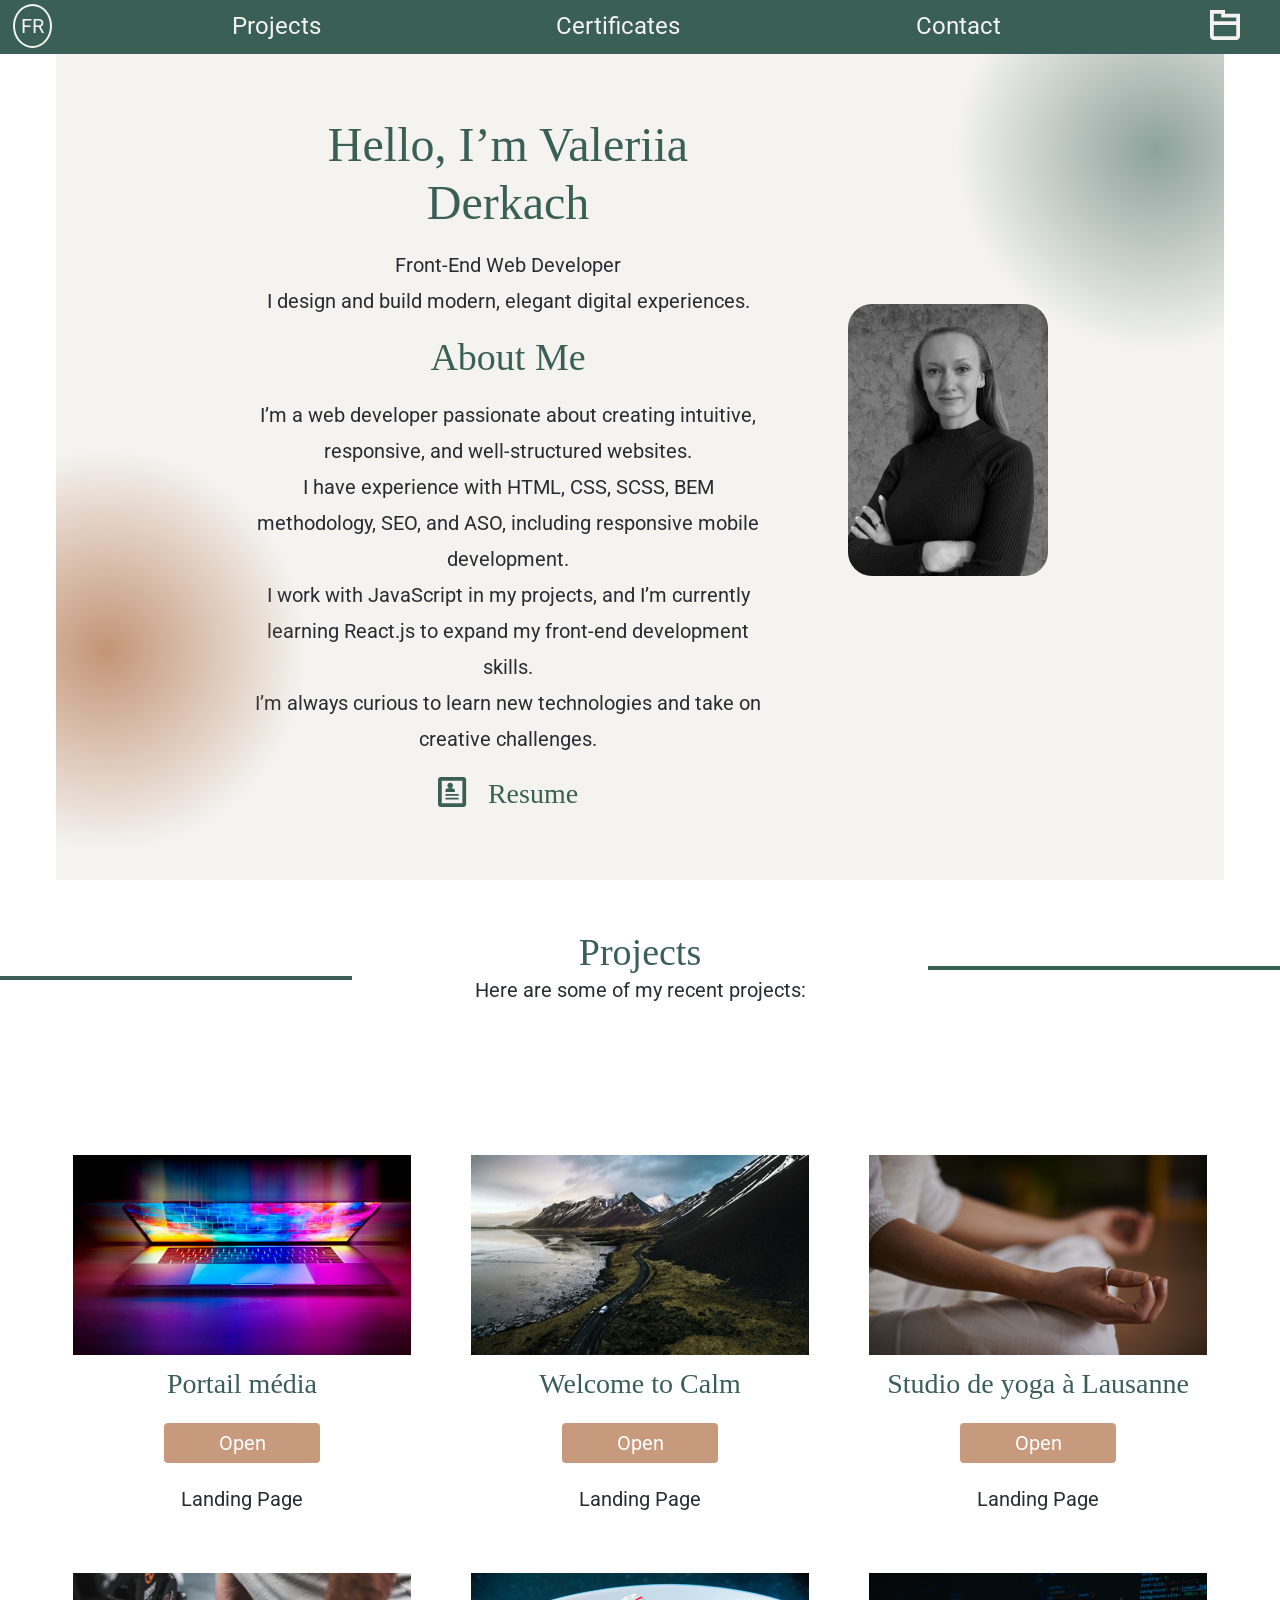
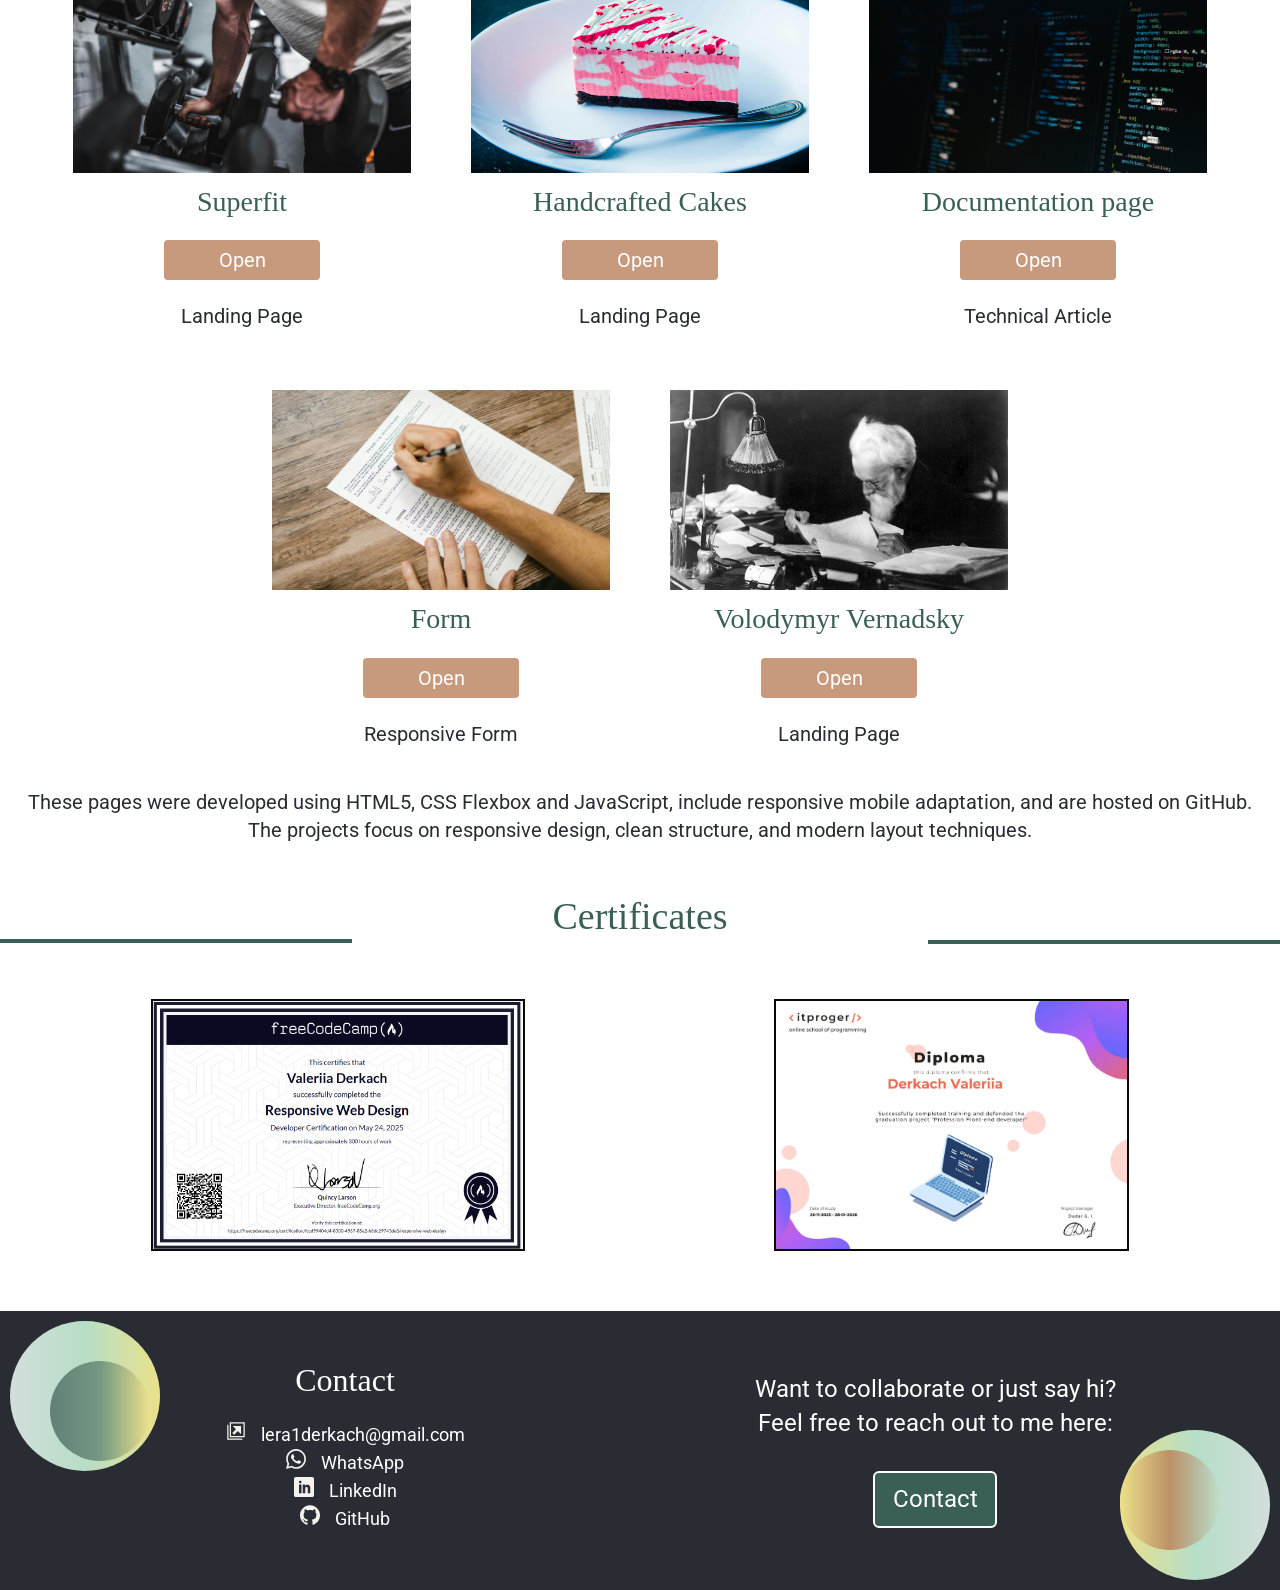
<file: index.html>
<!DOCTYPE html>
<html lang="en">
  <head>
    <meta charset="UTF-8">
    <meta name="viewport" content="width=device-width, initial-scale=1.0">
    <title>Front‑End Web Developer Valeriia Derkach</title>
    <meta name="description"
    content="Front-end development portfolio: responsive, well-structured projects using HTML, CSS & JS. Let’s build something great together.">
    <!-- Fons -->
    <link rel="preconnect" href="https://fonts.googleapis.com">
    <link rel="preconnect" href="https://fonts.gstatic.com" crossorigin>
    <link href="https://fonts.googleapis.com/css2?family=Roboto:ital,wght@0,100..900;1,100..900&display=swap" rel="stylesheet">
    <!-- Styles -->
     <link rel="stylesheet" href="css/main.css">
  </head>
<body>
  <header>
    <div id="overlay" class="overlay"></div>
    <nav class="navbar">
      <div class="navbar-box">
      <a class="navbar-language" href="index-fr.html">FR</a>
      </div>
      <ul class="navbar-menu">
        <li><a class="navbar-link" href="#projects">Projects</a></li>
        <li><a class="navbar-link" href="#certificates">Certificates</a></li>
        <li><a class="navbar-link" href="#contact">Contact</a></li>
      </ul>

      <div class="navbar-mob-box">
    <nav>
      <div class="navbar-menu-mob">
        
      <svg class="btn-navbar-close" width="30" height="30"><use href="images/icons.svg#icon-undo2"></use></svg>
      <ul>
        <li><a href="#projects">Projects</a></li>
        <li><a href="#certificates">Certificates</a></li>
        <li><a href="#contact">Contact</a></li>
      </ul>
      </div>
    </nav>
    <button class="btn-navbar-mob">Menu</button>
</div>
      <svg class="icon-navbar" id="burger" width="30" height="30"><use href="images/icons.svg#icon-folder-stroke"></use></svg>
    </nav>

    <nav id="menu" class="article-menu">
        <svg class="icon-article" id="close" width="30" height="30"><use href="images/icons.svg#icon-undo2"></use></svg>
        <h2>Interesting articles</h2>
        <div>
        <img class="picture-article" src="images/articles/Best CSS Tips.jpg" alt="Desk with computer">
        <h3>Best CSS tips and life hacks for Developers</h3>
        <a class="btn-article" target="_blank" href="articles/article-3.html">Read</a>
        </div>
        <div>
        <img class="picture-article" src="images/articles/SEO-Friendly HTML.jpg" alt="A half-open laptop">
        <h3>Writing clean, SEO-Friendly HTML for better search engine performance</h3>
        <a class="btn-article" target="_blank" href="articles/article-2.html">Read</a>
        </div>
        <div>
        <img class="picture-article" src="images/articles/CSS сontainer.jpg" alt="Keyboard buttons">
        <h3>What іs a CSS сontainer and <br>Why do you need it?</h3>
        <a class="btn-article" target="_blank" href="articles/article-1.html">Read</a>
        </div>
    </nav>
  </header>
  <main>
    <section class="container"> 
      <div class="hero">
<div class="hero-title">
            <h1>Hello, I’m Valeriia Derkach</h1>
            <p>Front‑End Web Developer</p>
      <p>I design and build modern, elegant digital experiences.</p>
      <h2>About Me</h2>
      <p>I’m a web developer passionate about creating intuitive, responsive, and well‑structured websites.</p>
      <p>I have experience with HTML, CSS, SCSS, BEM methodology, SEO, and ASO, including responsive mobile development.</p>
        <p>I work with JavaScript in my projects, and I’m currently learning React.js to expand my front-end development skills.</p>
<p>I’m always curious to learn new technologies and take on creative challenges.  </p>
<div class="hero-resume">
<svg width="30" height="30"><use href="images/icons.svg#icon-profile"></use></svg>
<a class="hero-link" target="_blank"  
href="https://drive.google.com/file/d/1iPwZ5mvnlex5UoMrzCjzNS9cpb9RQq_O/view?usp=sharing">Resume</a>
    </div>
</div>
<img class="hero-foto" src="images/Foto Valeriia.jpg" alt="Foto Valeriia">
    <div class="hero-box-1">
    </div>
    <div class="hero-box-2">
    </div>
      </div>
    </section>
   <section class="container project" id="projects">
            <h2 class="project-accent">Projects</h2>
            <p class="project-text">Here are some of my recent projects:</p>           
    <div class="project-catalog">
       <!--<div class="project-card">     
        <img class="picture-project" src="#" alt="#">
        <h3 class="project-link">#</h3>
            <a class="btn-project" target="_blank" href="#">Open</a>
            <p>Landing Page</p>
            </div>-->

       <div class="project-card">     
        <img class="picture-project" src="images/Portal media.jpg" alt="Laptop screen half open">
        <h3 class="project-link">Portail média</h3>
            <a class="btn-project" target="_blank" href="https://leraderkach.github.io/Portail-media/">Open</a>
            <p>Landing Page</p>
            </div>
           <div class="project-card">     
        <img class="picture-project" src="images/mountains.jpg" alt="Montagnes">
        <h3 class="project-link">Welcome to Calm</h3>
            <a class="btn-project" target="_blank" href="https://leraderkach.github.io/Welcome-to-Calm/">Open</a>
            <p>Landing Page</p>
            </div>

            <div class="project-card">     
        <img class="picture-project" src="images/Yoga.jpg" alt="A person is meditating">
        <h3 class="project-link">Studio de yoga à Lausanne</h3>
            <a class="btn-project" target="_blank" href="https://leraderkach.github.io/bootstrap/">Open</a>
            <p>Landing Page</p>
            </div>

      <div class="project-card">
            <img class="picture-project" src="images/Sport.jpg" alt="A man does sports">
            <h3 class="project-link">Superfit</h3>
            <a class="btn-project" target="_blank" href="https://leraderkach.github.io/Superfit/">Open</a>
          <p>Landing Page</p>
          </div>

          

        <div class="project-card">
            <img class="picture-project" src="images/Custom Cakes.jpg" alt="Photo de gâteau">
            <h3 class="project-link">Handcrafted Cakes</h3>
            <a class="btn-project" target="_blank" href="https://leraderkach.github.io/Handcrafted-Cakes/">Open</a>
          <p>Landing Page</p>
          </div>
        <div class="project-card">
            <img class="picture-project" src="images/HTML code.jpg" alt="Code HTML sur l'écran de l'ordinateur">
            <h3 class="project-link">Documentation page</h3>
            <a class="btn-project" target="_blank" href="https://leraderkach.github.io/Technical-documentation-page/">Open</a>
            <p>Technical Article</p>
            </div>
        <div class="project-card">
            <img class="picture-project" src="images/Form.jpg" alt="Un formulaire qu'une personne remplit">
            <h3 class="project-link">Form</h3>
            <a class="btn-project" target="_blank" href="https://leraderkach.github.io/Form/">Open</a>
            <p>Responsive Form</p>
            </div>
        <div class="project-card">
          <img class="picture-project" src="images/Volodymyr Vernadsky.jpg" alt="Photo de Volodymyr Vernadsky">
          <h3 class="project-link">Volodymyr Vernadsky</h3>
            <a class="btn-project" target="_blank" href="https://leraderkach.github.io/Volodymyr-Vernadsky/">Open</a>
            <p>Landing Page</p>
            </div>
            <div>
<p>These pages were developed using HTML5, CSS Flexbox and JavaScript, include responsive mobile adaptation, and are hosted on GitHub.</p>
        <p>The projects focus on responsive design, clean structure, and modern layout techniques.</p>
        </section>
      <section class="container certifies" id="certificates">
        <h2 class="certifies-accent">Certificates</h2>
        <div class="certifies-box">
        <img class="picture-certifies" src="images/Certifies Web Design.png" alt="Certifies_Web_Design">
        <img class="picture-certifies" src="images/diplom_Front_end.jpg" alt="Certifies_Web_Design">
        </div>
            </div>
     </div>
    </section>
  </main>
  <footer class="footer" id="contact">
    <div class="footer-address-section">
  <h3>Contact</h3>
<ul class="footer-nav">
<li>
  <svg class="icon-footer" width="20" height="20"><use href="images/icons.svg#icon-new-tab"></use></svg>
  <a class="footer-address" target="_blank" href="mailto:lera1derkach@gmail.com">lera1derkach@gmail.com</a></li>
<li>
  <svg class="icon-footer" width="20" height="20"><use href="images/icons.svg#icon-whatsapp"></use></svg>
  <a class="footer-address" target="_blank" href="https://wa.me/qr/GEE2BHAWC2JWI1">WhatsApp</a></li>
<li>
  <svg class="icon-footer" width="20" height="20"><use href="images/icons.svg#icon-linkedin"></use></svg>
  <a class="footer-address" target="_blank" href="https://www.linkedin.com/in/%D0%B2%D0%B0%D0%BB%D0%B5%D1%80%D1%96%D1%8F-%D0%B4%D0%B5%D1%80%D0%BA%D0%B0%D1%87-63a597275/?trk=opento_sprofile_pfeditor">LinkedIn</a></li>
<li>
  <svg class="icon-footer" width="20" height="20"><use href="images/icons.svg#icon-github"></use></svg>
  <a class="footer-address" target="_blank" href="https://github.com/LeraDerkach">GitHub</a></li>
</ul>
</div>
<div class="footer-contact">
        <div>
            <p>Want to collaborate or just say hi?</p>
            <p>Feel free to reach out to me here:</p>
        </div>
<a class="btn-footer" target="_blank" href="mailto:lera1derkach@gmail.com">Сontact</a>
      </div>
       <div class="footer-box-1">
    </div>
    <div class="footer-box-2">
    </div>
    <div class="footer-box-3">
    </div>
    <div class="footer-box-4">
    </div>
  </footer>
  <script src="js/main.js"></script>

</body>
</file>
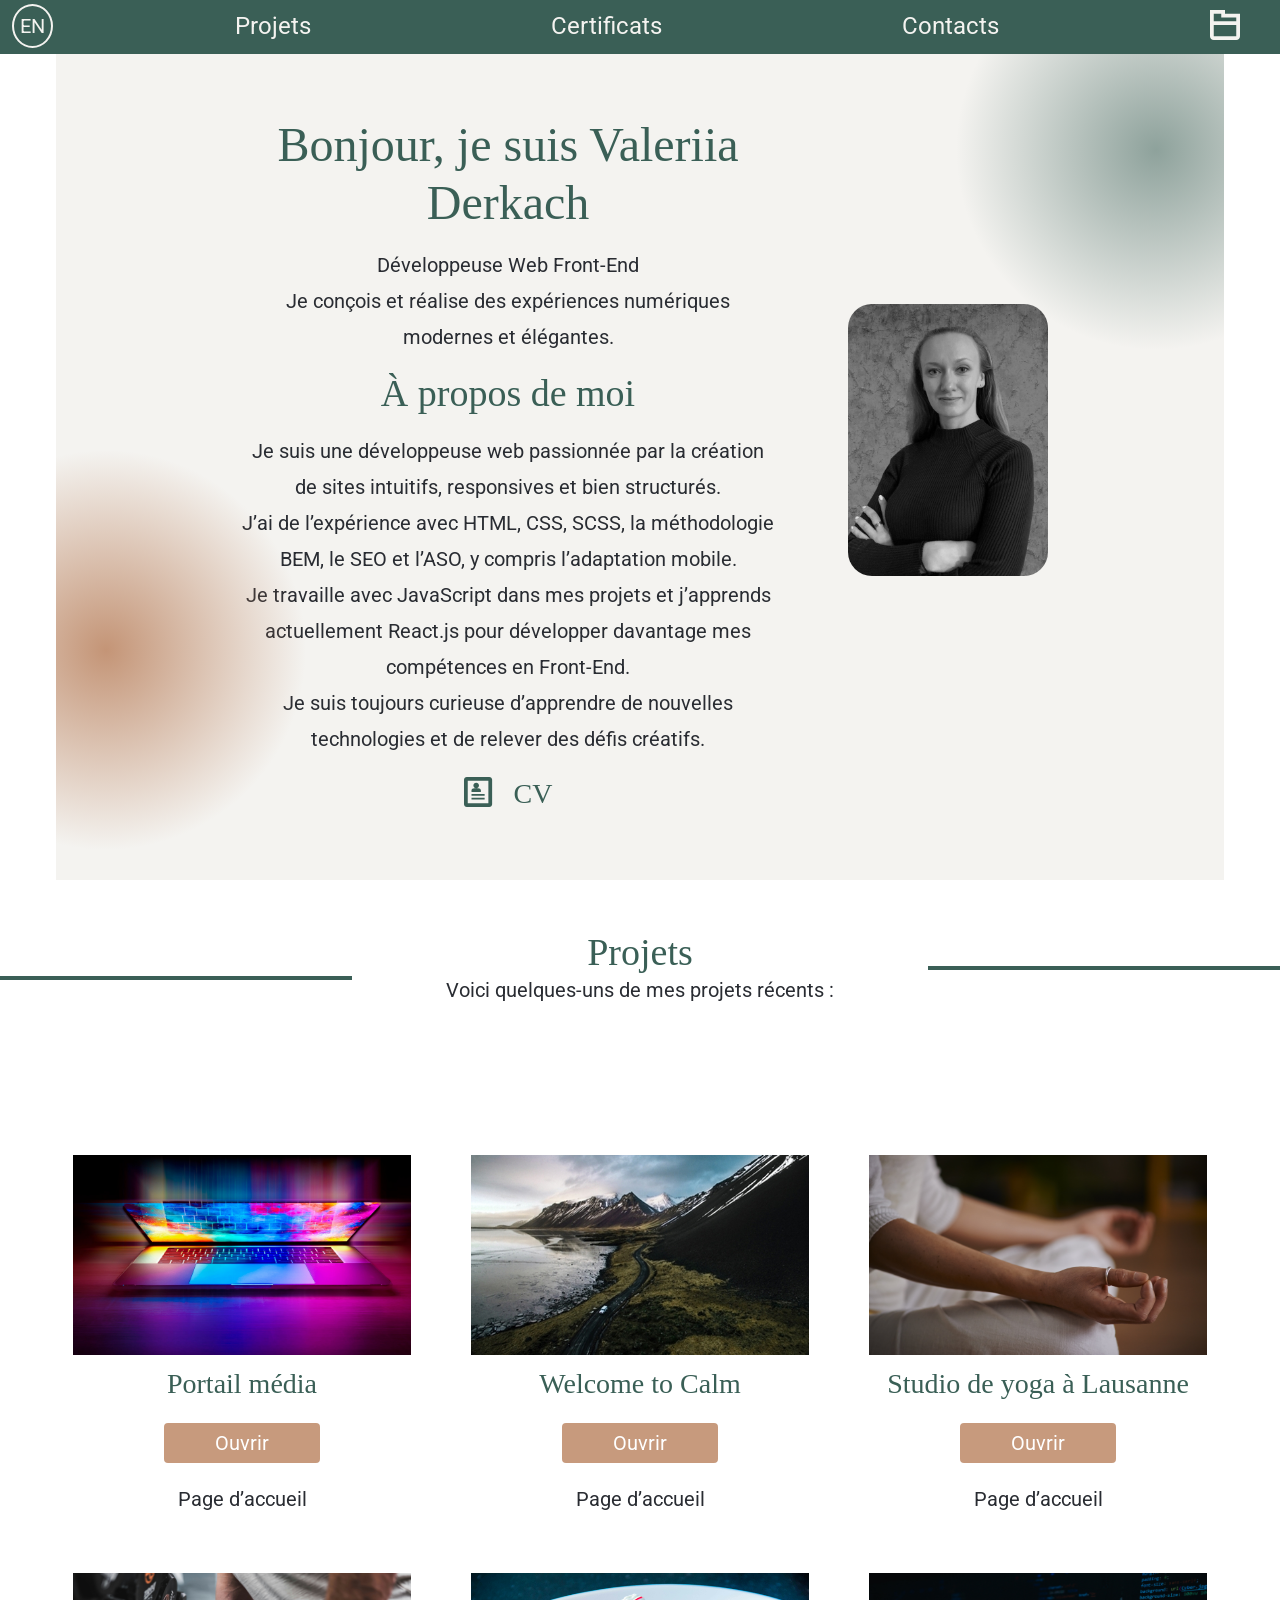
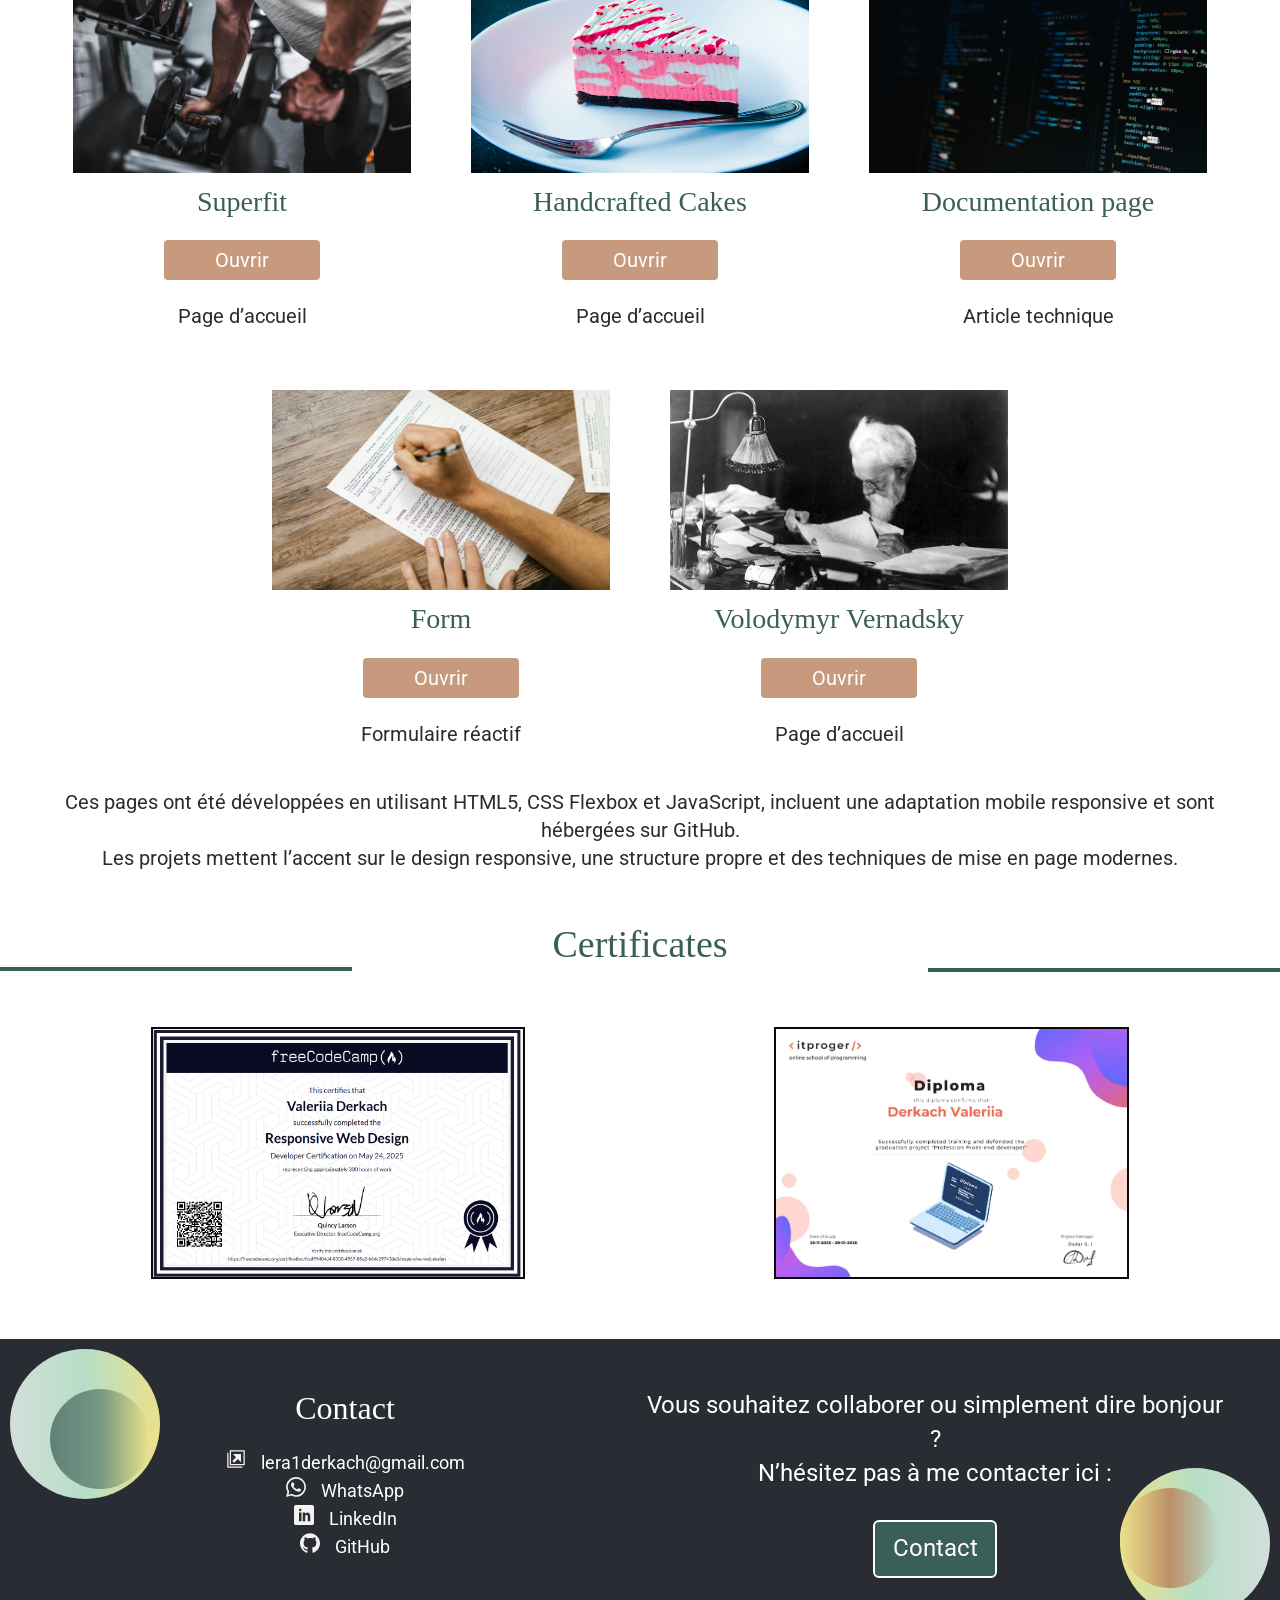
<file: index-fr.html>
<!DOCTYPE html>
<html lang="fr">
<head>
    <meta charset="UTF-8">
    <meta name="viewport" content="width=device-width, initial-scale=1.0">
    <title>Valeriia Derkach, développeur Web front-end</title>
    <meta name="description"
    content="Portfolio de développement front-end : projets responsifs et bien structurés utilisant HTML, CSS et JS. Créons ensemble quelque chose d’exceptionnel.">
    <!-- Fons -->
    <link rel="preconnect" href="https://fonts.googleapis.com">
    <link rel="preconnect" href="https://fonts.gstatic.com" crossorigin>
    <link href="https://fonts.googleapis.com/css2?family=Roboto:ital,wght@0,100..900;1,100..900&display=swap" rel="stylesheet">
    <!-- Styles -->
     <link rel="stylesheet" href="css/main.css">
  </head>
<body>
    <header>
    <div id="overlay" class="overlay"></div>
    <nav class="navbar">
        <div class="navbar-box">
        <a class="navbar-language" href="index.html">EN</a>
        </div>
      <ul class="navbar-menu">
        <li><a class="navbar-link" href="#projects">Projets</a></li>
        <li><a class="navbar-link" href="#certificates">Certificats</a></li>
        <li><a class="navbar-link" href="#contact">Contacts</a></li>
      </ul>

           <div class="navbar-mob-box">
    <nav>
      <div class="navbar-menu-mob">
      <svg class="btn-navbar-close" width="30" height="30"><use href="images/icons.svg#icon-undo2"></use></svg>
      <ul>
        <li><a href="#projects">Projets</a></li>
        <li><a href="#certificates">Certificats</a></li>
        <li><a href="#contact">Contacts</a></li>
      </ul>
      </div>
    </nav>
    <button class="btn-navbar-mob">Menu</button>
</div>
      <svg class="icon-navbar" id="burger" width="30" height="30"><use href="images/icons.svg#icon-folder-stroke"></use></svg>
    </nav>

<nav id="menu" class="article-menu">
        <svg class="icon-article" id="close" width="30" height="30"><use href="images/icons.svg#icon-undo2"></use></svg>
        <h2>Articles intéressants</h2>

        <div>
        <img class="picture-article" src="images/articles/Best CSS Tips.jpg" alt="Bureau avec ordinateur">
        <h3>Meilleurs conseils et astuces CSS pour les développeurs</h3>
        <a class="btn-article" target="_blank" href="articles/article-1fr.html">Lire</a>
        </div>

        <div>
        <img class="picture-article" src="images/articles/SEO-Friendly HTML.jpg" alt="Ordinateur portable à moitié ouvert">
        <h3>Écrire un HTML propre et optimisé SEO pour de meilleures performances dans les moteurs de recherche</h3>
        <a class="btn-article" target="_blank" href="articles/article-2fr.html">Lire</a>
        </div>

        <div>
        <img class="picture-article" src="images/articles/CSS сontainer.jpg" alt="Touches de clavier">
        <h3>Qu’est-ce qu’un conteneur CSS et <br>pourquoi en avez-vous besoin ?</h3>
        <a class="btn-article" target="_blank" href="articles/article-3fr.html">Lire</a>
        </div>
</nav>

</header>
<main>
    <section class="container"> 
      <div class="hero">
<div class="hero-title">
            <h1>Bonjour, je suis Valeriia Derkach</h1>
            <p>Développeuse Web Front-End</p>
            <p>Je conçois et réalise des expériences numériques modernes et élégantes.</p>

            <h2>À propos de moi</h2>
            <p>Je suis une développeuse web passionnée par la création de sites intuitifs, responsives et bien structurés.</p>

            <p>J’ai de l’expérience avec HTML, CSS, SCSS, la méthodologie BEM, le SEO et l’ASO, y compris l’adaptation mobile.</p>

            <p>Je travaille avec JavaScript dans mes projets et j’apprends actuellement React.js pour développer davantage mes compétences en Front-End.</p>

            <p>Je suis toujours curieuse d’apprendre de nouvelles technologies et de relever des défis créatifs.</p>

            <div class="hero-resume">
<svg width="30" height="30"><use href="images/icons.svg#icon-profile"></use></svg>
<a class="hero-link" target="_blank"  
href="https://drive.google.com/file/d/1Vo08SnFbWXK0FY31lEZd6mIHDQoHySJe/view?usp=sharing">CV</a>
    </div>
</div>
<img class="hero-foto" src="images/Foto Valeriia.jpg" alt="Foto Valeriia">
    <div class="hero-box-1">
    </div>
    <div class="hero-box-2">
    </div>
      </div>
    </section>
    
   <section class="container project" id="projects">
            <h2 class="project-accent">Projets</h2>
            <p class="project-text">Voici quelques-uns de mes projets récents :</p>
    <div class="project-catalog">

         <div class="project-card">     
        <img class="picture-project" src="images/Portal media.jpg" alt="écran d'ordinateur portable à moitié ouvert">
        <h3 class="project-link">Portail média</h3>
            <a class="btn-project" target="_blank" href="https://leraderkach.github.io/Portail-media/">Ouvrir</a>
            <p>Page d’accueil</p>
            </div>

        <div class="project-card">     
        <img class="picture-project" src="images/mountains.jpg" alt="Montagnes">
        <h3 class="project-link">Welcome to Calm</h3>
            <a class="btn-project" target="_blank" href="https://leraderkach.github.io/Welcome-to-Calm/">Ouvrir</a>
            <p>Page d’accueil</p>
            </div>

                <div class="project-card">     
        <img class="picture-project" src="images/Yoga.jpg" alt="A person is meditating">
        <h3 class="project-link">Studio de yoga à Lausanne</h3>
            <a class="btn-project" target="_blank" href="https://leraderkach.github.io/bootstrap/">Ouvrir</a>
            <p>Page d’accueil</p>
            </div>

      <div class="project-card">
            <img class="picture-project" src="images/Sport.jpg" alt="A man does sports">
            <h3 class="project-link">Superfit</h3>
            <a class="btn-project" target="_blank" href="https://leraderkach.github.io/Superfit/">Ouvrir</a>
          <p>Page d’accueil</p>
          </div>

        <div class="project-card">
            <img class="picture-project" src="images/Custom Cakes.jpg" alt="Photo de gâteau">
            <h3 class="project-link">Handcrafted Cakes</h3>
            <a class="btn-project" target="_blank" href="https://leraderkach.github.io/Handcrafted-Cakes/">Ouvrir</a>
          <p>Page d’accueil</p>
          </div>
        <div class="project-card">
            <img class="picture-project" src="images/HTML code.jpg" alt="Code HTML sur l'écran de l'ordinateur">
            <h3 class="project-link">Documentation page</h3>
            <a class="btn-project" target="_blank" href="https://leraderkach.github.io/Technical-documentation-page/">Ouvrir</a>
            <p>Article technique</p>
            </div>
        <div class="project-card">
            <img class="picture-project" src="images/Form.jpg" alt="Un formulaire qu'une personne remplit">
            <h3 class="project-link">Form</h3>
            <a class="btn-project" target="_blank" href="https://leraderkach.github.io/Form/">Ouvrir</a>
            <p>Formulaire réactif</p>
            </div>
        <div class="project-card">
          <img class="picture-project" src="images/Volodymyr Vernadsky.jpg" alt="Photo de Volodymyr Vernadsky">
          <h3 class="project-link">Volodymyr Vernadsky</h3>
            <a class="btn-project" target="_blank" href="https://leraderkach.github.io/Volodymyr-Vernadsky/">Ouvrir</a>
            <p>Page d’accueil</p>
            </div>

            <div>
<p>Ces pages ont été développées en utilisant HTML5, CSS Flexbox et JavaScript, incluent une adaptation mobile responsive et sont hébergées sur GitHub.</p>
        <p>Les projets mettent l’accent sur le design responsive, une structure propre et des techniques de mise en page modernes.</p>
        </div>
        </section>
      <section class="container certifies" id="certificates">
        <h2 class="certifies-accent">Certificates</h2>
        <div class="certifies-box">
        <img class="picture-certifies" src="images/Certifies Web Design.png" alt="Certifies_Web_Design">
        <img class="picture-certifies" src="images/diplom_Front_end.jpg" alt="Certifies_Web_Design">
        </div>
            </div>
     </div>
    </section>
  </main>
<footer class="footer" id="contact">
    <div class="footer-address-section">
        <h3>Contact</h3>
        <ul class="footer-nav">

            <li>
                <svg class="icon-footer" width="20" height="20"><use href="images/icons.svg#icon-new-tab"></use></svg>
                <a class="footer-address" target="_blank" href="mailto:lera1derkach@gmail.com">lera1derkach@gmail.com</a>
            </li>

            <li>
                <svg class="icon-footer" width="20" height="20"><use href="images/icons.svg#icon-whatsapp"></use></svg>
                <a class="footer-address" target="_blank" href="https://wa.me/qr/GEE2BHAWC2JWI1">WhatsApp</a>
            </li>

            <li>
                <svg class="icon-footer" width="20" height="20"><use href="images/icons.svg#icon-linkedin"></use></svg>
                <a class="footer-address" target="_blank" href="https://www.linkedin.com/in/%D0%B2%D0%B0%D0%BB%D0%B5%D1%80%D1%96%D1%8F-%D0%B4%D0%B5%D1%80%D0%BA%D0%B0%D1%87-63a597275/?trk=opento_sprofile_pfeditor">LinkedIn</a>
            </li>

            <li>
                <svg class="icon-footer" width="20" height="20"><use href="images/icons.svg#icon-github"></use></svg>
                <a class="footer-address" target="_blank" href="https://github.com/LeraDerkach">GitHub</a>
            </li>

        </ul>
    </div>

    <div class="footer-contact">
        <p>Vous souhaitez collaborer ou simplement dire bonjour ?</p>
        <p>N’hésitez pas à me contacter ici :</p>
        <a class="btn-footer" target="_blank" href="mailto:lera1derkach@gmail.com">Contact</a>
    </div>
    <div class="footer-box-1">
    </div>
    <div class="footer-box-2">
    </div>
    <div class="footer-box-3">
    </div>
    <div class="footer-box-4">
    </div>
</footer>
    <script src="js/main.js"></script>
</body>
</html>
</file>
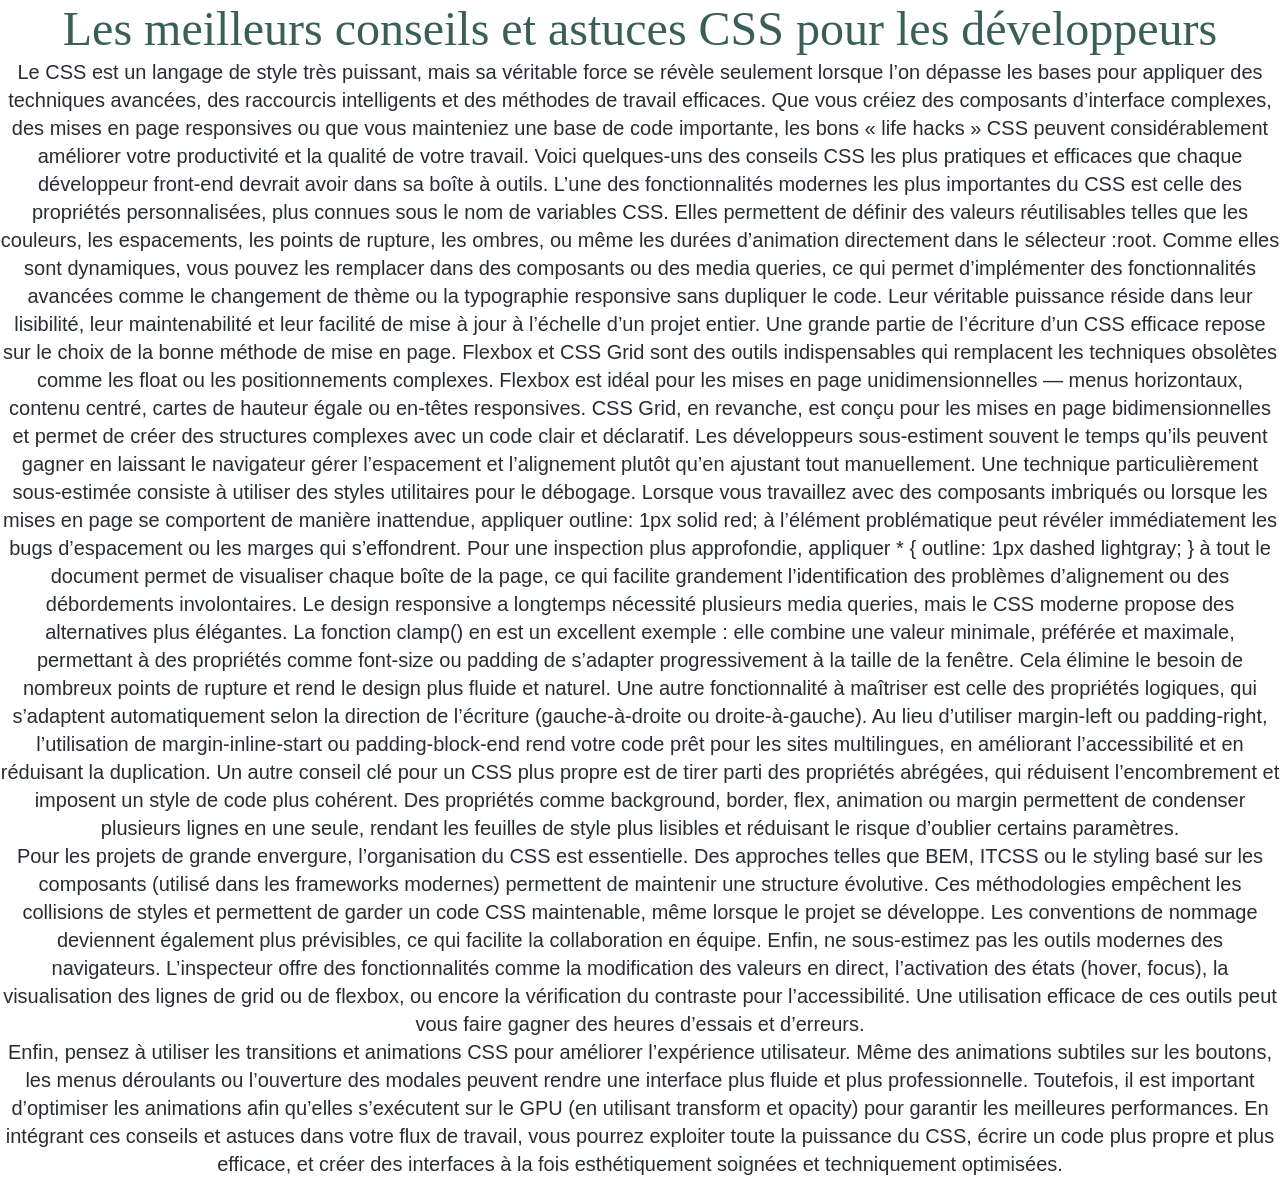
<file: articles/article-1fr.html>
<!DOCTYPE html>
<html lang="fr">
<head>
    <meta charset="UTF-8">
    <meta name="viewport" content="width=device-width, initial-scale=1.0">
    <title>Les meilleurs conseils, astuces et raccourcis CSS que tout développeur front-end devrait connaître</title>
    <link rel="stylesheet" href="../css/main.css">
</head>
<body>
    <header>
<h1>Les meilleurs conseils et astuces CSS pour les développeurs</h1>
</header>
<main>
<p>Le CSS est un langage de style très puissant, mais sa véritable force se révèle seulement lorsque l’on dépasse les bases pour appliquer des techniques avancées, des raccourcis intelligents et des méthodes de travail efficaces. Que vous créiez des composants d’interface complexes, des mises en page responsives ou que vous mainteniez une base de code importante, les bons « life hacks » CSS peuvent considérablement améliorer votre productivité et la qualité de votre travail. Voici quelques-uns des conseils CSS les plus pratiques et efficaces que chaque développeur front-end devrait avoir dans sa boîte à outils.
L’une des fonctionnalités modernes les plus importantes du CSS est celle des propriétés personnalisées, plus connues sous le nom de variables CSS. Elles permettent de définir des valeurs réutilisables telles que les couleurs, les espacements, les points de rupture, les ombres, ou même les durées d’animation directement dans le sélecteur :root. Comme elles sont dynamiques, vous pouvez les remplacer dans des composants ou des media queries, ce qui permet d’implémenter des fonctionnalités avancées comme le changement de thème ou la typographie responsive sans dupliquer le code. Leur véritable puissance réside dans leur lisibilité, leur maintenabilité et leur facilité de mise à jour à l’échelle d’un projet entier.
Une grande partie de l’écriture d’un CSS efficace repose sur le choix de la bonne méthode de mise en page. Flexbox et CSS Grid sont des outils indispensables qui remplacent les techniques obsolètes comme les float ou les positionnements complexes. Flexbox est idéal pour les mises en page unidimensionnelles — menus horizontaux, contenu centré, cartes de hauteur égale ou en-têtes responsives. CSS Grid, en revanche, est conçu pour les mises en page bidimensionnelles et permet de créer des structures complexes avec un code clair et déclaratif. Les développeurs sous-estiment souvent le temps qu’ils peuvent gagner en laissant le navigateur gérer l’espacement et l’alignement plutôt qu’en ajustant tout manuellement.
Une technique particulièrement sous-estimée consiste à utiliser des styles utilitaires pour le débogage. Lorsque vous travaillez avec des composants imbriqués ou lorsque les mises en page se comportent de manière inattendue, appliquer outline: 1px solid red; à l’élément problématique peut révéler immédiatement les bugs d’espacement ou les marges qui s’effondrent. Pour une inspection plus approfondie, appliquer * { outline: 1px dashed lightgray; } à tout le document permet de visualiser chaque boîte de la page, ce qui facilite grandement l’identification des problèmes d’alignement ou des débordements involontaires.
Le design responsive a longtemps nécessité plusieurs media queries, mais le CSS moderne propose des alternatives plus élégantes. La fonction clamp() en est un excellent exemple : elle combine une valeur minimale, préférée et maximale, permettant à des propriétés comme font-size ou padding de s’adapter progressivement à la taille de la fenêtre. Cela élimine le besoin de nombreux points de rupture et rend le design plus fluide et naturel. Une autre fonctionnalité à maîtriser est celle des propriétés logiques, qui s’adaptent automatiquement selon la direction de l’écriture (gauche-à-droite ou droite-à-gauche). Au lieu d’utiliser margin-left ou padding-right, l’utilisation de margin-inline-start ou padding-block-end rend votre code prêt pour les sites multilingues, en améliorant l’accessibilité et en réduisant la duplication.
Un autre conseil clé pour un CSS plus propre est de tirer parti des propriétés abrégées, qui réduisent 
l’encombrement et imposent un style de code plus cohérent. Des propriétés comme background, border, flex, 
animation ou margin permettent de condenser plusieurs lignes en une seule, rendant les feuilles de style plus 
lisibles et réduisant le risque d’oublier certains paramètres.</p>


<p>Pour les projets de grande envergure, l’organisation du CSS est essentielle. Des approches telles que BEM, ITCSS ou le styling basé sur les composants (utilisé dans les frameworks modernes) permettent de maintenir une structure évolutive. Ces méthodologies empêchent les collisions de styles et permettent de garder un code CSS maintenable, même lorsque le projet se développe. Les conventions de nommage deviennent également plus prévisibles, ce qui facilite la collaboration en équipe.
Enfin, ne sous-estimez pas les outils modernes des navigateurs. 
L’inspecteur offre des fonctionnalités comme la modification des valeurs en direct, l’activation des états 
(hover, focus), la visualisation des lignes de grid ou de flexbox, ou encore la vérification du contraste pour 
l’accessibilité. Une utilisation efficace de ces outils peut vous faire gagner des heures d’essais et d’erreurs.</p>

<p>Enfin, pensez à utiliser les transitions et animations CSS pour améliorer l’expérience utilisateur. Même des animations subtiles sur les boutons, les menus déroulants ou l’ouverture des modales peuvent rendre une interface plus fluide et plus professionnelle. Toutefois, il est important d’optimiser les animations afin qu’elles s’exécutent sur le GPU (en utilisant transform et opacity) pour garantir les meilleures performances.
En intégrant ces conseils et astuces dans votre flux de travail, vous pourrez exploiter toute la puissance du CSS, 
écrire un code plus propre et plus efficace, et créer des interfaces à la fois esthétiquement soignées et 
techniquement optimisées.</p>
</main>
</body>

</html>
</file>
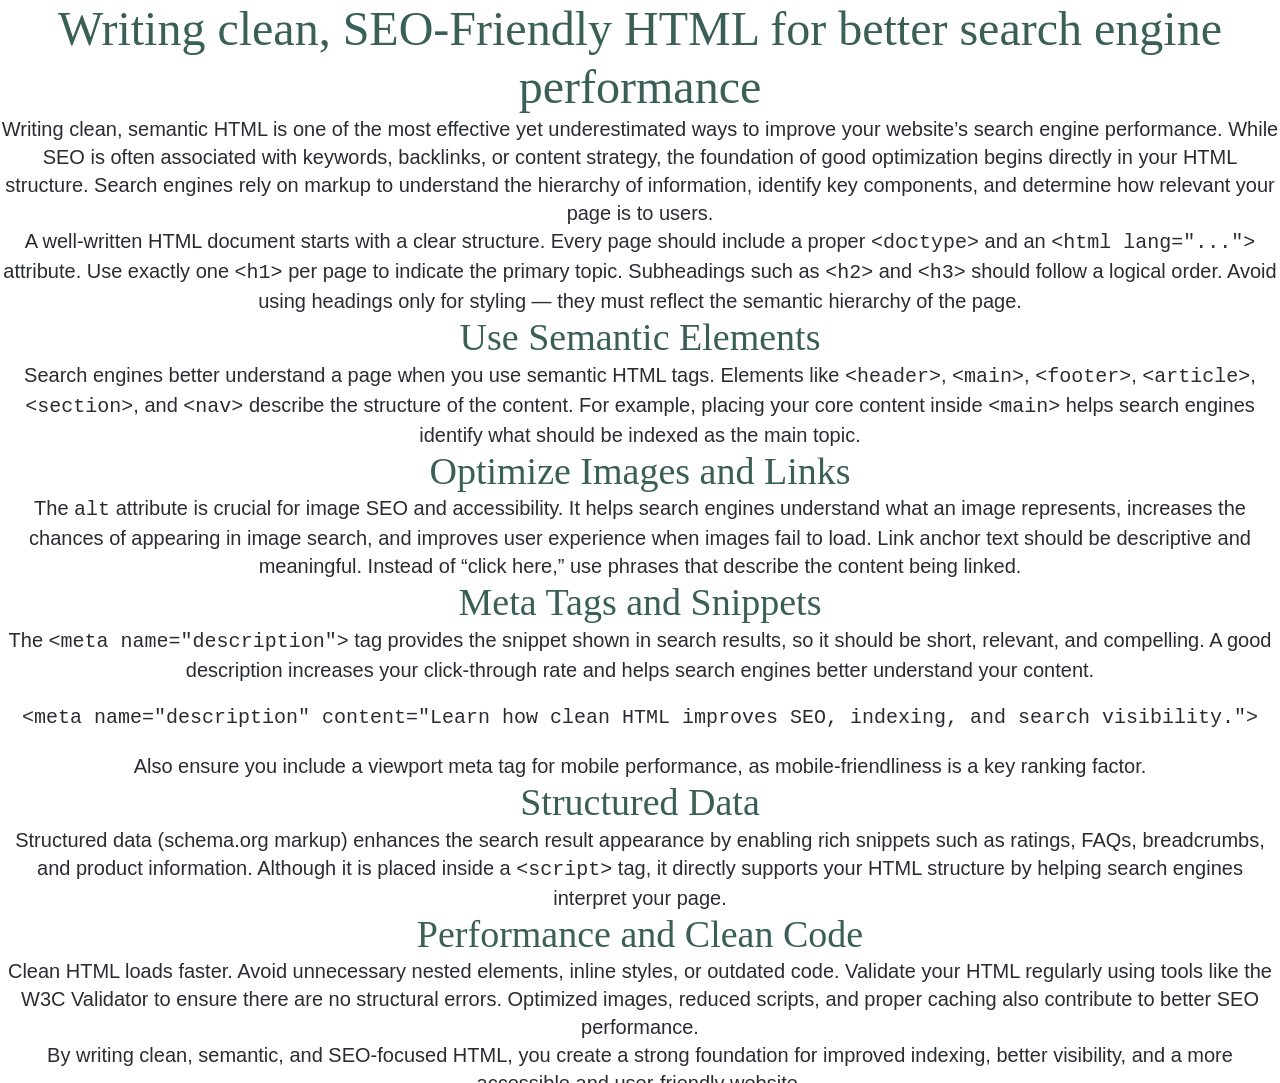
<file: articles/article-2.html>
<!DOCTYPE html>
<html lang="en">
<head>
    <meta charset="UTF-8">
    <meta name="viewport" content="width=device-width, initial-scale=1.0">
    <title>How to write clean, semantic HTML for better SEO and Search Engine Rankings</title>
    <link rel="stylesheet" href="../css/main.css">
</head>
<body>
    <h1>Writing clean, SEO-Friendly HTML for better search engine performance</h1>
     <p>
        Writing clean, semantic HTML is one of the most effective yet underestimated ways to improve your website’s search engine performance. 
        While SEO is often associated with keywords, backlinks, or content strategy, the foundation of good optimization begins directly in your HTML structure. 
        Search engines rely on markup to understand the hierarchy of information, identify key components, and determine how relevant your page is to users.
    </p>

    <p>
        A well-written HTML document starts with a clear structure. Every page should include a proper <code>&lt;doctype&gt;</code> and an 
        <code>&lt;html lang="..."&gt;</code> attribute. Use exactly one <code>&lt;h1&gt;</code> per page to indicate the primary topic. 
        Subheadings such as <code>&lt;h2&gt;</code> and <code>&lt;h3&gt;</code> should follow a logical order. 
        Avoid using headings only for styling — they must reflect the semantic hierarchy of the page.
    </p>

    <h2>Use Semantic Elements</h2>

    <p>
        Search engines better understand a page when you use semantic HTML tags. 
        Elements like <code>&lt;header&gt;</code>, <code>&lt;main&gt;</code>, <code>&lt;footer&gt;</code>, <code>&lt;article&gt;</code>, 
        <code>&lt;section&gt;</code>, and <code>&lt;nav&gt;</code> describe the structure of the content. 
        For example, placing your core content inside <code>&lt;main&gt;</code> helps search engines identify what should be indexed as the main topic.
    </p>

    <h2>Optimize Images and Links</h2>

    <p>
        The <code>alt</code> attribute is crucial for image SEO and accessibility. 
        It helps search engines understand what an image represents, increases the chances of appearing in image search, 
        and improves user experience when images fail to load.  
        Link anchor text should be descriptive and meaningful. Instead of “click here,” use phrases that describe the content being linked.
    </p>

    <h2>Meta Tags and Snippets</h2>

    <p>
        The <code>&lt;meta name="description"&gt;</code> tag provides the snippet shown in search results, so it should be short, 
        relevant, and compelling. A good description increases your click-through rate and helps search engines better understand your content.
    </p>

    <pre><code>&lt;meta name="description" content="Learn how clean HTML improves SEO, indexing, and search visibility."&gt;</code></pre>

    <p>
        Also ensure you include a viewport meta tag for mobile performance, as mobile-friendliness is a key ranking factor.
    </p>

    <h2>Structured Data</h2>

    <p>
        Structured data (schema.org markup) enhances the search result appearance by enabling rich snippets such as ratings, FAQs, 
        breadcrumbs, and product information. Although it is placed inside a <code>&lt;script&gt;</code> tag, it directly supports 
        your HTML structure by helping search engines interpret your page.
    </p>

    <h2>Performance and Clean Code</h2>

    <p>
        Clean HTML loads faster. Avoid unnecessary nested elements, inline styles, or outdated code. 
        Validate your HTML regularly using tools like the W3C Validator to ensure there are no structural errors.
        Optimized images, reduced scripts, and proper caching also contribute to better SEO performance.
    </p>

    <p>
        By writing clean, semantic, and SEO-focused HTML, you create a strong foundation for improved indexing, 
        better visibility, and a more accessible and user-friendly website.
    </p>
</body>

</html>
</file>
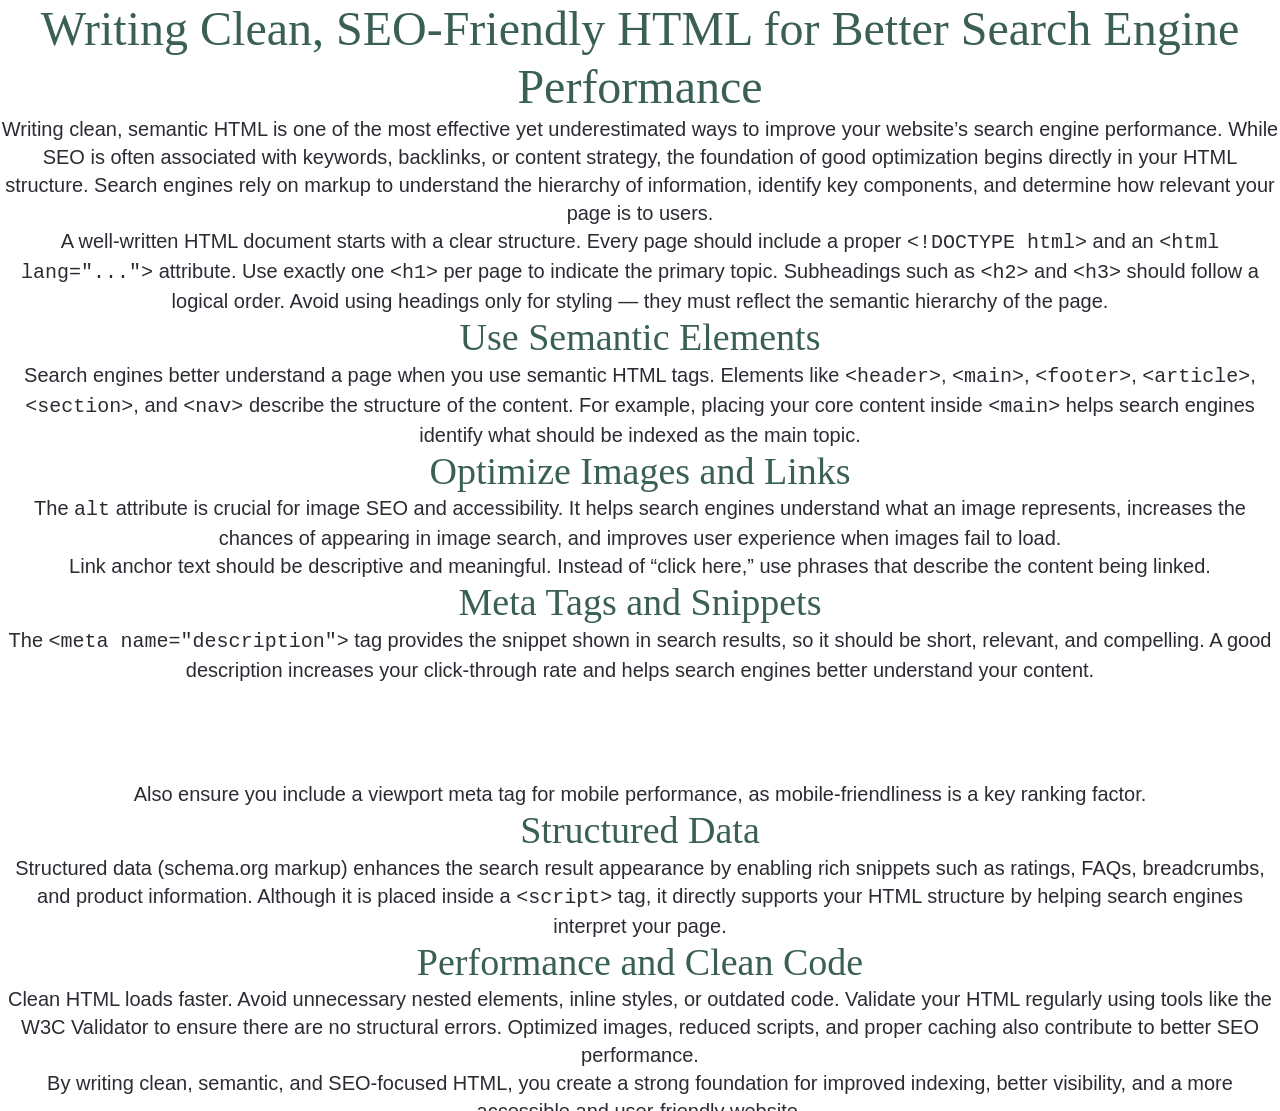
<file: articles/article-2fr.html>
<!DOCTYPE html>
<html lang="fr">
<head>
    <meta charset="UTF-8">
    <meta name="viewport" content="width=device-width, initial-scale=1.0">
   <title>Writing Clean, SEO-Friendly HTML</title>
   <link rel="stylesheet" href="../css/main.css">
<!-- <meta name="description" content="Learn how clean HTML improves SEO, indexing, and search visibility."> -->
</head>
<body>
<header>
<h1>Writing Clean, SEO-Friendly HTML for Better Search Engine Performance</h1>
</header>
<main>
<article>
<p>
Writing clean, semantic HTML is one of the most effective yet underestimated ways to improve your website’s search engine performance. 
While SEO is often associated with keywords, backlinks, or content strategy, the foundation of good optimization begins directly in 
your HTML structure. Search engines rely on markup to understand the hierarchy of information, identify key components, and determine 
how relevant your page is to users.
</p>
<p>
A well-written HTML document starts with a clear structure. Every page should include a proper <code>&lt;!DOCTYPE html&gt;</code> 
and an <code>&lt;html lang="..."&gt;</code> attribute. Use exactly one <code>&lt;h1&gt;</code> per page to indicate the primary topic. 
Subheadings such as <code>&lt;h2&gt;</code> and <code>&lt;h3&gt;</code> should follow a logical order. Avoid using headings only for styling — 
they must reflect the semantic hierarchy of the page.
</p>
<section>
<h2>Use Semantic Elements</h2>
<p>
Search engines better understand a page when you use semantic HTML tags. Elements like 
<code>&lt;header&gt;</code>, <code>&lt;main&gt;</code>, <code>&lt;footer&gt;</code>, 
<code>&lt;article&gt;</code>, <code>&lt;section&gt;</code>, and <code>&lt;nav&gt;</code> 
describe the structure of the content. For example, placing your core content inside 
<code>&lt;main&gt;</code> helps search engines identify what should be indexed as the main topic.
</p>
</section>
<section>
<h2>Optimize Images and Links</h2>
<p>
The <code>alt</code> attribute is crucial for image SEO and accessibility. It helps search engines understand 
what an image represents, increases the chances of appearing in image search, and improves user experience 
when images fail to load.
</p>
<p>
Link anchor text should be descriptive and meaningful. Instead of “click here,” use phrases that describe 
the content being linked.
</p>
</section>
<section>
<h2>Meta Tags and Snippets</h2>
<p>
The <code>&lt;meta name="description"&gt;</code> tag provides the snippet shown in search results, so it should be 
short, relevant, and compelling. A good description increases your click-through rate and helps search engines 
better understand your content.
</p>
<pre><code>
<meta name="description" content="Learn how clean HTML improves SEO, indexing, and search visibility.">
</code></pre>
<p>
Also ensure you include a viewport meta tag for mobile performance, as mobile-friendliness is a key ranking factor.
</p>
</section>
<section>
<h2>Structured Data</h2>
<p>
Structured data (schema.org markup) enhances the search result appearance by enabling rich snippets such as ratings, 
FAQs, breadcrumbs, and product information. Although it is placed inside a <code>&lt;script&gt;</code> tag, it directly 
supports your HTML structure by helping search engines interpret your page.
</p>
</section>
<section>
<h2>Performance and Clean Code</h2>
<p>
Clean HTML loads faster. Avoid unnecessary nested elements, inline styles, or outdated code. Validate your HTML regularly 
using tools like the W3C Validator to ensure there are no structural errors. Optimized images, reduced scripts, and proper 
caching also contribute to better SEO performance.
</p>
</section>
<p>
By writing clean, semantic, and SEO-focused HTML, you create a strong foundation for improved indexing, better visibility, 
and a more accessible and user-friendly website.
</p>
</article>
</main>
</body>

</html>
</file>
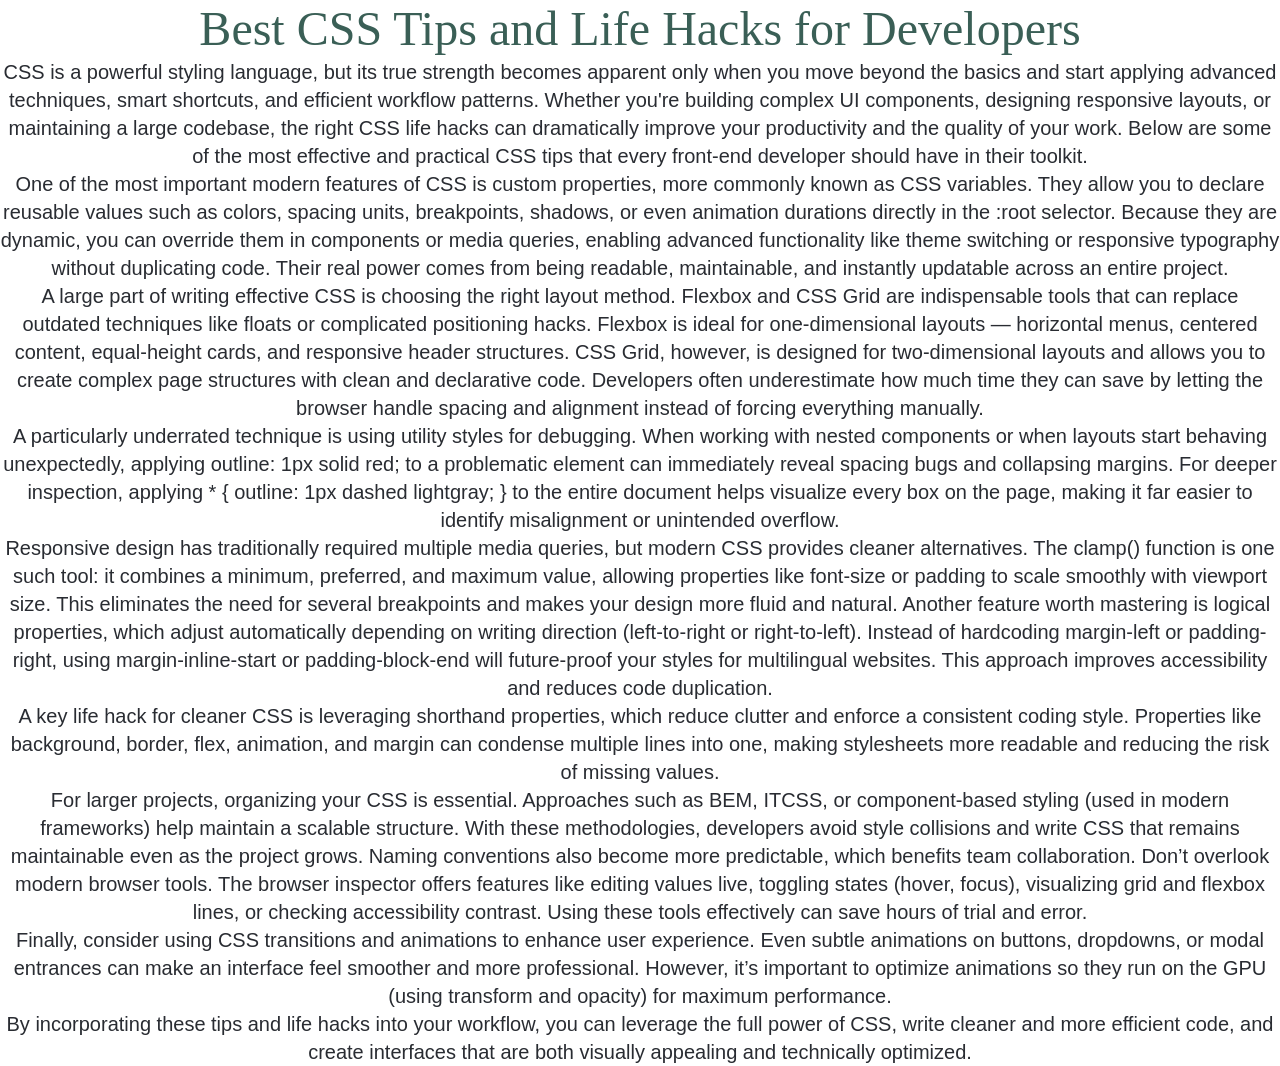
<file: articles/article-3.html>
<!DOCTYPE html>
<html lang="en">
<head>
    <meta charset="UTF-8">
    <meta name="viewport" content="width=device-width, initial-scale=1.0">
    <title>Top CSS tips, tricks, and life hacks every Front-End Developer should know</title>
    <link rel="stylesheet" href="../css/main.css">
</head>
<body>
    <h1>Best CSS Tips and Life Hacks for Developers</h1>
    <p>CSS is a powerful styling language, but its true strength becomes apparent only when you move beyond the basics and start applying advanced techniques, smart shortcuts, and efficient workflow patterns. Whether you're building complex UI components, designing responsive layouts, or maintaining a large codebase, the right CSS life hacks can dramatically improve your productivity and the quality of your work. Below are some of the most effective and practical CSS tips that every front-end developer should have in their toolkit.</p>
    <p>One of the most important modern features of CSS is custom properties, more commonly known as CSS variables. They allow you to declare reusable values such as colors, spacing units, breakpoints, shadows, or even animation durations directly in the :root selector. Because they are dynamic, you can override them in components or media queries, enabling advanced functionality like theme switching or responsive typography without duplicating code. 
    Their real power comes from being readable, maintainable, and instantly updatable across an entire project.</p>
    <p>A large part of writing effective CSS is choosing the right layout method. Flexbox and CSS Grid are indispensable tools that can replace outdated techniques like floats or complicated positioning hacks. Flexbox is ideal for one-dimensional layouts — horizontal menus, centered content, equal-height cards, and responsive header structures. CSS Grid, however, is designed for two-dimensional layouts and allows you to create complex page structures with clean and declarative code. 
     Developers often underestimate how much time they can save by letting the browser handle spacing and alignment instead of forcing everything manually.</p>
    <p>A particularly underrated technique is using utility styles for debugging. When working with nested components or when layouts start behaving unexpectedly, applying outline: 1px solid red; to a problematic element can immediately reveal spacing bugs and collapsing margins. 
    For deeper inspection, applying * { outline: 1px dashed lightgray; } to the entire document helps visualize every box on the page, making it far easier to identify misalignment or unintended overflow.</p>
    <p>Responsive design has traditionally required multiple media queries, but modern CSS provides cleaner alternatives. The clamp() function is one such tool: it combines a minimum, preferred, and maximum value, allowing properties like font-size or padding to scale smoothly with viewport size. This eliminates the need for several breakpoints and makes your design more fluid and natural.
Another feature worth mastering is logical properties, which adjust automatically depending on writing direction (left-to-right or right-to-left). Instead of hardcoding margin-left or padding-right, using margin-inline-start or padding-block-end will future-proof your styles for multilingual websites. 
This approach improves accessibility and reduces code duplication.</p>
<p>A key life hack for cleaner CSS is leveraging shorthand properties, which reduce clutter and enforce a consistent coding style. Properties like background, border, flex, animation, and margin can condense multiple lines into one, making stylesheets more readable and reducing the risk of missing values.</p>
<p>For larger projects, organizing your CSS is essential. 
Approaches such as BEM, ITCSS, or component-based styling (used in modern frameworks) help maintain a scalable structure. With these methodologies, developers avoid style collisions and write CSS that remains maintainable even as the project grows. Naming conventions also become more predictable, which benefits team collaboration.
Don’t overlook modern browser tools. The browser inspector offers features like editing values live, toggling states (hover, focus), visualizing grid and flexbox lines, or checking accessibility contrast. 
Using these tools effectively can save hours of trial and error.</p>
<p>Finally, consider using CSS transitions and animations to enhance user experience. Even subtle animations on buttons, dropdowns, or modal entrances can make an interface feel smoother and more professional. 
    However, it’s important to optimize animations so they run on the GPU (using transform and opacity) for maximum performance.</p>
<p>By incorporating these tips and life hacks into your workflow, you can leverage the full power of CSS, write cleaner and more efficient code, and create interfaces that are both visually appealing and technically optimized.</p>
</body>

</html>
</file>
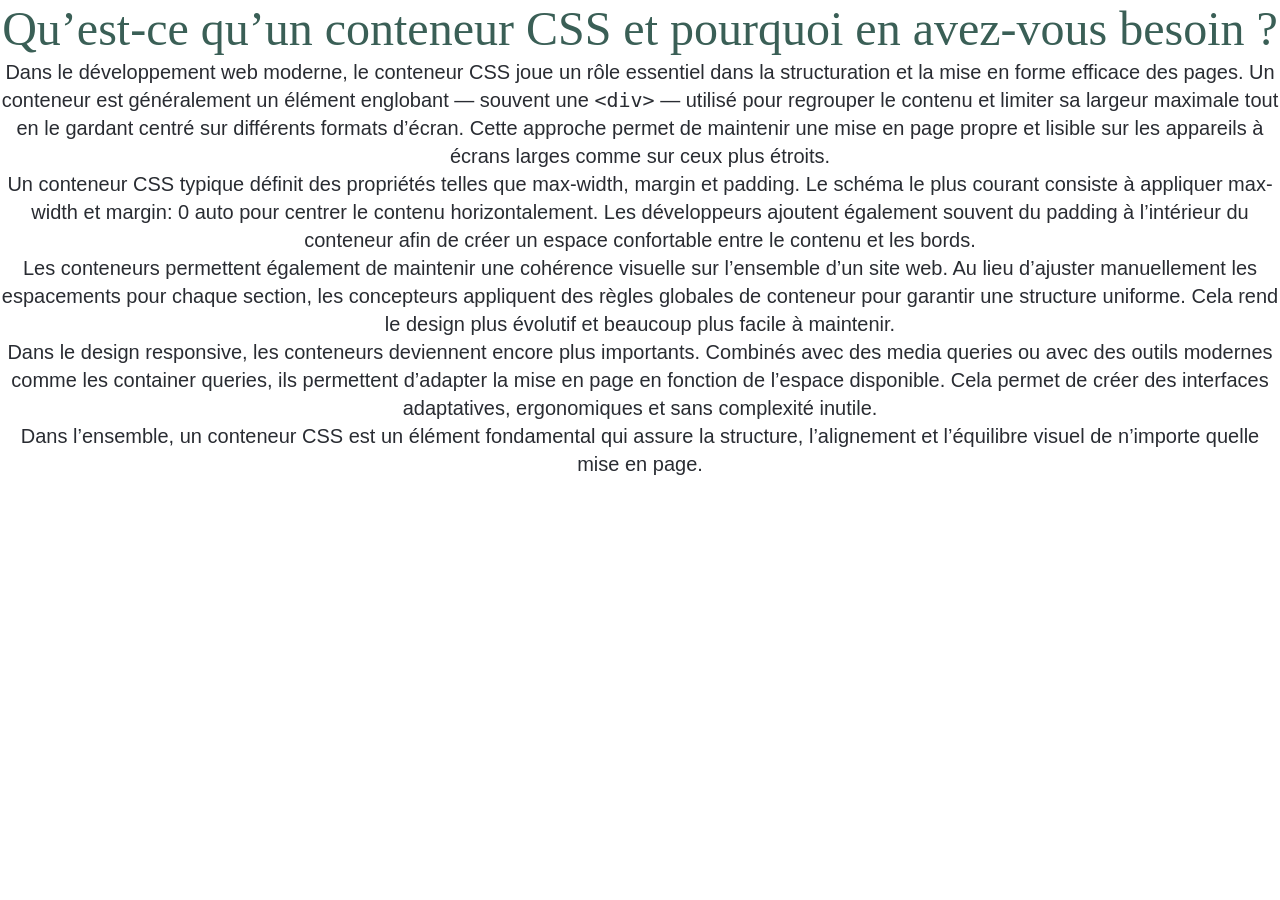
<file: articles/article-3fr.html>
<!DOCTYPE html>
<html lang="fr">
<head>
    <meta charset="UTF-8">
    <meta name="viewport" content="width=device-width, initial-scale=1.0">
    <title>Conteneur CSS</title>
    <link rel="stylesheet" href="../css/main.css">
</head>
<body>
    <header>
   <h1>Qu’est-ce qu’un conteneur CSS et pourquoi en avez-vous besoin ?</h1>
   </header>
   <main>
    <p>Dans le développement web moderne, le conteneur CSS joue un rôle essentiel dans la structuration et la mise en forme efficace des pages. Un conteneur est généralement un élément englobant — souvent une <code>&lt;div&gt;</code> — utilisé pour regrouper le contenu et limiter sa largeur maximale tout en le gardant centré sur différents formats d’écran. 
        Cette approche permet de maintenir une mise en page propre et lisible sur les appareils à écrans larges comme sur ceux plus étroits.</p>
    <p>Un conteneur CSS typique définit des propriétés telles que max-width, margin et padding. 
Le schéma le plus courant consiste à appliquer max-width et margin: 0 auto pour centrer le contenu horizontalement. 
Les développeurs ajoutent également souvent du padding à l’intérieur du conteneur afin de créer un espace 
confortable entre le contenu et les bords.</p>
<p>Les conteneurs permettent également de maintenir une cohérence visuelle sur l’ensemble d’un site web. Au lieu d’ajuster manuellement 
les espacements pour chaque section, les concepteurs appliquent des règles globales de conteneur pour garantir une structure uniforme. 
Cela rend le design plus évolutif et beaucoup plus facile à maintenir.</p>
<p>Dans le design responsive, les conteneurs deviennent encore plus importants. 
Combinés avec des media queries ou avec des outils modernes comme les container queries, ils permettent d’adapter la mise en page 
en fonction de l’espace disponible. Cela permet de créer des interfaces adaptatives, ergonomiques et sans complexité inutile.</p>
<p>Dans l’ensemble, un conteneur CSS est un élément fondamental qui assure la structure, l’alignement et l’équilibre visuel de n’importe 
quelle mise en page.</p>
</main>
</body>

</html>
</file>
<file: css/main.css>
:root {
  --main-color: #3A5F56;
  --color-button: #c79a7d;
  --text-light: #FFFFFF;
  --color-dark: #292C32;
  --color-link: #F4F3F0;
  --color-hover: #7a9f96;
  --color-background: #d6dbd7;
}

@keyframes rotateBox {
  0% {
    transform: rotate(0deg);
  }
  50% {
    transform: rotate(180deg);
  }
  100% {
    transform: rotate(360deg);
  }
}
*,
*::before,
*::after {
  box-sizing: border-box;
}

/* Text elements */
h1, h2, h3, p {
  margin: 0;
}

/* Lists */
ul {
  list-style: none;
  margin: 0;
  padding: 0;
}

/* Links */
a {
  text-decoration: none;
  color: inherit;
}

/* Images */
img {
  max-width: 100%;
  display: block;
}

/* Buttons */
button {
  border: none;
  background: none;
  cursor: pointer;
  font: inherit;
}

/* Body */
body {
  margin: 0;
}

body {
  font-family: "Roboto", sans-serif;
  font-size: 20px;
  font-weight: 400;
  line-height: 1.4;
  color: var(--color-dark);
  text-align: center;
}

h1 {
  font-family: "Source Serif Pro";
  font-weight: 400;
  font-size: 48px;
  line-height: 1.2;
  color: var(--main-color);
}

h2 {
  font-family: "Source Serif Pro";
  font-weight: 400;
  font-size: 38px;
  line-height: 1.2;
  color: var(--main-color);
}

h3 {
  font-family: "Source Serif Pro";
  font-weight: 400;
  font-size: 32px;
  line-height: 1.2;
  color: var(--text-light);
  margin: 0;
}

.btn-article {
  display: inline-block;
  height: auto;
  border-radius: 6px;
  border: 2px solid var(--text-light);
  padding: 6px;
  margin: 20px;
  transition: transform 0.5s ease-in-out;
}
.btn-article:hover {
  box-shadow: 0px 0px 15px 15px var(--color-hover);
}
.btn-article {
  width: 140px;
  background-color: var(--color-button);
  color: var(--text-light);
}
.btn-project {
  display: inline-block;
  height: auto;
  border-radius: 6px;
  border: 2px solid var(--text-light);
  padding: 6px;
  margin: 20px;
  transition: transform 0.5s ease-in-out;
}
.btn-project:hover {
  box-shadow: 0px 0px 15px 15px var(--color-hover);
}
.btn-project {
  width: 160px;
  background-color: var(--color-button);
  color: var(--text-light);
}
.btn-footer {
  display: inline-block;
  height: auto;
  border-radius: 6px;
  border: 2px solid var(--text-light);
  padding: 6px;
  margin: 20px;
  transition: transform 0.5s ease-in-out;
}
.btn-footer:hover {
  box-shadow: 0px 0px 15px 15px var(--color-hover);
}
.btn-footer {
  width: 124px;
  background-color: var(--main-color);
  color: var(--color-light);
  padding: 10px;
  margin: 0 auto;
  margin-top: 30px;
}
.btn-footer:hover {
  border: var(--color-hover) 2px solid;
  box-shadow: 0px 0px 15px 15px var(--color-hover);
  transform: scale(1.2);
}
.btn-navbar-close {
  fill: var(--main-color);
  transition: transform 0.5s ease;
}
.btn-navbar-close:hover {
  transform: rotate(-20deg);
  box-shadow: 0px 0px 8px 12px var(--color-hover);
}

@media (max-width: 768px) {
  .btn-navbar-mob {
    width: 80px;
    padding: 6px;
    color: var(--text-light);
    background-color: var(--color-hover);
    border: 2px solid var(--text-light);
    border-radius: 4px;
    margin: 10px;
    cursor: pointer;
  }
  .btn_footer:hover {
    border: var(--color-background) 2px solid;
    box-shadow: 0px 0px 5px 5px var(--color-background);
    transform: scale(1);
  }
}
.picture-article {
  width: 200px;
  height: 150px;
  border-radius: 2px;
  border: 2px solid black;
}
.picture-project {
  width: 100%;
  height: 200px;
}
.picture-certifies {
  height: 252px;
  border: 2px solid #0b0a0a;
  transition: transform 0.5s ease-in-out;
}
.picture-certifies:hover {
  border: var(--color-hover) 2px solid;
  box-shadow: 0px 0px 15px 15px var(--color-hover);
  transform: scale(1.4);
}
@media (max-width: 768px) {
  .picture-certifies {
    width: 100%;
    height: auto;
  }
}

.icon-article {
  fill: var(--main-color);
  transition: transform 0.5s ease;
}
.icon-article:hover {
  transform: rotate(-20deg);
  box-shadow: 0px 0px 8px 12px var(--color-hover);
}
.icon-footer {
  fill: var(--color-link);
  margin-right: 10px;
}
.icon-navbar {
  fill: var(--color-link);
  margin: 10px auto;
  transition: transform 0.5s ease;
  cursor: pointer;
}
.icon-navbar:hover {
  transform: rotate(20deg);
  box-shadow: 0px 0px 8px 12px var(--color-hover);
}
@media (max-width: 768px) {
  .icon-navbar {
    margin: 10px;
  }
}

.overlay {
  position: fixed;
  z-index: 4;
  inset: 0;
  background: rgba(0, 0, 0, 0);
  opacity: 0;
  visibility: hidden;
  transition: 0.3s;
}
.overlay.active {
  opacity: 1;
  visibility: visible;
}

.container {
  width: 100%;
  max-width: 1440px;
  margin: 0 auto;
  padding: 0 16px;
}

.navbar {
  display: flex;
  justify-content: center;
  width: 100%;
  background-color: var(--main-color);
  position: fixed;
  top: 0;
  z-index: 2;
}
.navbar-box {
  width: 5%;
  padding: 4px;
}
.navbar-language {
  display: inline-block;
  color: var(--color-link);
  padding: 6px;
  border: 2px solid var(--color-link);
  border-radius: 50%;
  transition: transform 0.5s ease;
}
.navbar-language:hover {
  transform: rotate(-20deg);
  box-shadow: 0px 0px 8px 12px var(--color-hover);
}
.navbar-menu {
  width: 80%;
  margin: 0 auto;
  padding: 10px;
  display: flex;
  justify-content: space-around;
}
.navbar-mob-box {
  display: none;
}
.navbar-link {
  font-size: 24px;
  color: var(--color-link);
  text-decoration: none;
}
.navbar-link:hover {
  text-decoration: underline;
  color: var(--text-dark);
}

@media (max-width: 768px) {
  .navbar {
    justify-content: space-around;
  }
  .navbar-box {
    width: auto;
  }
  .navbar-menu {
    display: none;
  }
  .navbar-mob-box {
    display: inline-block;
    position: relative;
  }
  .navbar-menu-mob {
    display: none;
    position: absolute;
    background: #ccc;
    border: 2px solid black;
    list-style: none;
    padding: 10px;
    margin: 0;
    width: 150px;
  }
  .navbar-menu-mob.active {
    display: block;
    width: auto;
    height: auto;
    background-color: var(--color-background);
    border: 4px solid var(--text-light);
    border-radius: 4px;
    box-shadow: inset 0px -1em 2em 2px var(--color-hover);
    position: absolute;
    z-index: 3;
    top: 40px;
    right: -30px;
  }
  .navbar-menu-mob.active ul {
    padding: 10px;
  }
  .navbar-menu-mob.active ul a {
    font-size: 20px;
    color: var(--main-color);
    text-decoration: none;
  }
}
.article-menu {
  display: none;
  position: fixed;
  z-index: 5;
  top: 0;
  right: -250px;
  width: 250px;
  height: 100vh;
  background-color: var(--color-background);
  border: 2px solid black;
  padding: 20px;
  overflow-y: scroll;
}
.article-menu h3 {
  color: black;
  font-size: 20px;
}
.article-menu.active {
  display: block;
  animation: sliderIn 0.3s forwards;
}

@keyframes sliderIn {
  from {
    right: -250px;
  }
  to {
    right: 0;
  }
}
.hero h1, .hero h2 {
  padding: 16px 0;
}
.hero {
  display: flex;
  justify-content: center;
  gap: 64px;
  max-width: 1168px;
  margin: 0 auto;
  background-color: var(--color-link);
  position: relative;
  overflow: hidden;
}
.hero-title {
  width: 552px;
  line-height: 1.8;
  padding: 100px 10px 50px 10px;
  position: relative;
}
.hero-resume {
  display: flex;
  justify-content: center;
  gap: 20px;
  fill: var(--main-color);
  padding: 20px;
}
.hero-link {
  font-family: "Source Serif Pro";
  font-weight: 400;
  font-size: 28px;
  line-height: 1.2;
  color: var(--main-color);
  transition: transform 1s ease;
}
.hero-link:hover {
  background-color: var(--color-hover);
  color: var(--text-light);
  border: var(--color-hover) 2px solid;
  box-shadow: 0px 0px 15px 15px var(--color-hover);
  transform: scale(1.2);
}
.hero-foto {
  width: 200px;
  height: 272px;
  border-radius: 24px;
  margin: auto 0;
}
.hero-box-1 {
  position: absolute;
  width: 400px;
  height: 400px;
  top: -50px;
  left: 900px;
  background: radial-gradient(50% 50% at 50% 50%, rgba(58, 95, 86, 0.55) 0%, rgba(58, 95, 86, 0) 100%);
}
.hero-box-2 {
  position: absolute;
  width: 400px;
  height: 400px;
  top: 450px;
  left: -150px;
  background: radial-gradient(50% 50% at 50% 50%, rgba(184, 125, 88, 0.8) 0%, rgba(184, 125, 88, 0) 100%);
}

@media (max-width: 768px) {
  .hero-title {
    width: 100%;
    margin: 0 auto;
  }
  .hero-foto {
    display: none;
  }
  .hero-box-1 {
    left: 200px;
  }
  .hero-box-2 {
    left: -250px;
  }
}
.project {
  position: relative;
  width: 100%;
  max-width: 1440px;
  padding: 50px 20px;
  margin: 0 auto;
}
.project-text {
  height: 159px;
  margin: 0 auto;
}
.project-accent::before, .project-accent::after {
  position: absolute;
  display: block;
  width: 352px;
  border: 2px solid var(--main-color);
  content: "";
}
.project-accent::before {
  right: 0;
  top: 86px;
}
.project-accent::after {
  left: 0;
}
.project-catalog {
  display: flex;
  justify-content: center;
  flex-wrap: wrap;
  gap: 20px;
}
.project-card {
  width: 378px;
  padding: 20px;
  transition: transform 0.5s ease-in-out;
}
.project-card:hover {
  box-shadow: 0px 0px 15px 15px var(--color-hover);
}
.project-link {
  font-family: "Source Serif Pro";
  font-weight: 400;
  font-size: 28px;
  line-height: 1.2;
  color: var(--main-color);
  padding-top: 12px;
}
.project-link:hover {
  transform: scale(1.05);
  transition: transform 0.3s ease;
}

@media (max-width: 768px) {
  .project-accent::before, .project-accent::after {
    width: 100px;
  }
  .project-card {
    width: 100%;
    height: auto;
  }
}
.certifies {
  position: relative;
}
.certifies-accent::before, .certifies-accent::after {
  position: absolute;
  display: block;
  width: 352px;
  border: 2px solid var(--main-color);
  content: "";
}
.certifies-accent::before {
  right: 0;
  top: 46px;
}
.certifies-accent::after {
  left: 0;
}
.certifies-box {
  display: flex;
  flex-wrap: wrap;
  justify-content: space-around;
  padding: 60px 20px;
  gap: 20px;
}

@media (max-width: 768px) {
  .certifies-accent::before, .certifies-accent::after {
    width: 100px;
  }
  .certifies-box {
    flex-direction: column;
  }
}
.footer {
  display: flex;
  width: 100%;
  min-height: 279px;
  margin: 0 auto;
  background-color: var(--color-dark);
  padding: 50px;
  color: var(--text-light);
  position: relative;
}
.footer-address-section {
  width: 50%;
}
.footer-nav {
  padding: 0;
  margin-top: 20px;
}
.footer-address {
  font-size: 18px;
  color: var(--text-light);
  padding: 0;
}
.footer-address:hover {
  text-decoration: underline;
}
.footer-contact {
  display: flex;
  justify-content: center;
  flex-direction: column;
  width: 50%;
  font-size: 24px;
}
.footer-box-1 {
  position: absolute;
  width: 150px;
  height: 150px;
  border-radius: 50%;
  top: 10px;
  left: 10px;
  background: linear-gradient(90deg, rgb(211, 222, 219) 0%, rgb(182, 222, 199) 50%, rgb(235, 225, 138) 100%);
}
.footer-box-2 {
  position: absolute;
  width: 100px;
  height: 100px;
  border-radius: 50%;
}
.footer-box-2:hover {
  animation: rotateBox 0.5s ease-in-out 4;
}
.footer-box-2 {
  top: 50px;
  left: 50px;
  background: linear-gradient(90deg, rgb(97, 128, 120) 0%, rgb(116, 152, 131) 50%, rgb(235, 225, 138) 100%);
}
.footer-box-3 {
  position: absolute;
  width: 150px;
  height: 150px;
  border-radius: 50%;
  bottom: 10px;
  right: 10px;
  background: linear-gradient(90deg, rgb(235, 225, 138) 0%, rgb(182, 222, 199) 50%, rgb(211, 222, 219) 100%);
}
.footer-box-4 {
  position: absolute;
  width: 100px;
  height: 100px;
  border-radius: 50%;
}
.footer-box-4:hover {
  animation: rotateBox 0.5s ease-in-out 4;
}
.footer-box-4 {
  bottom: 40px;
  right: 60px;
  background: linear-gradient(90deg, rgb(235, 225, 138) 0%, rgba(184, 125, 88, 0.8) 50%, rgba(184, 125, 88, 0) 100%);
}

@media (max-width: 768px) {
  .footer {
    flex-direction: column;
    align-items: center;
  }
  .footer-address-section {
    width: auto;
  }
  .footer-contact {
    width: auto;
    margin: 20px;
    padding: 10px;
    background: linear-gradient(90deg, rgb(97, 128, 120) 0%, rgb(116, 152, 131) 50%, rgb(235, 225, 138) 100%);
    box-shadow: 18px -18px 20px 8px rgb(116, 152, 131), -1em 18px 2em 0px rgb(235, 225, 138);
  }
  .footer-box-1, .footer-box-2, .footer-box-3, .footer-box-4 {
    display: none;
  }
}/*# sourceMappingURL=main.css.map */
</file>
